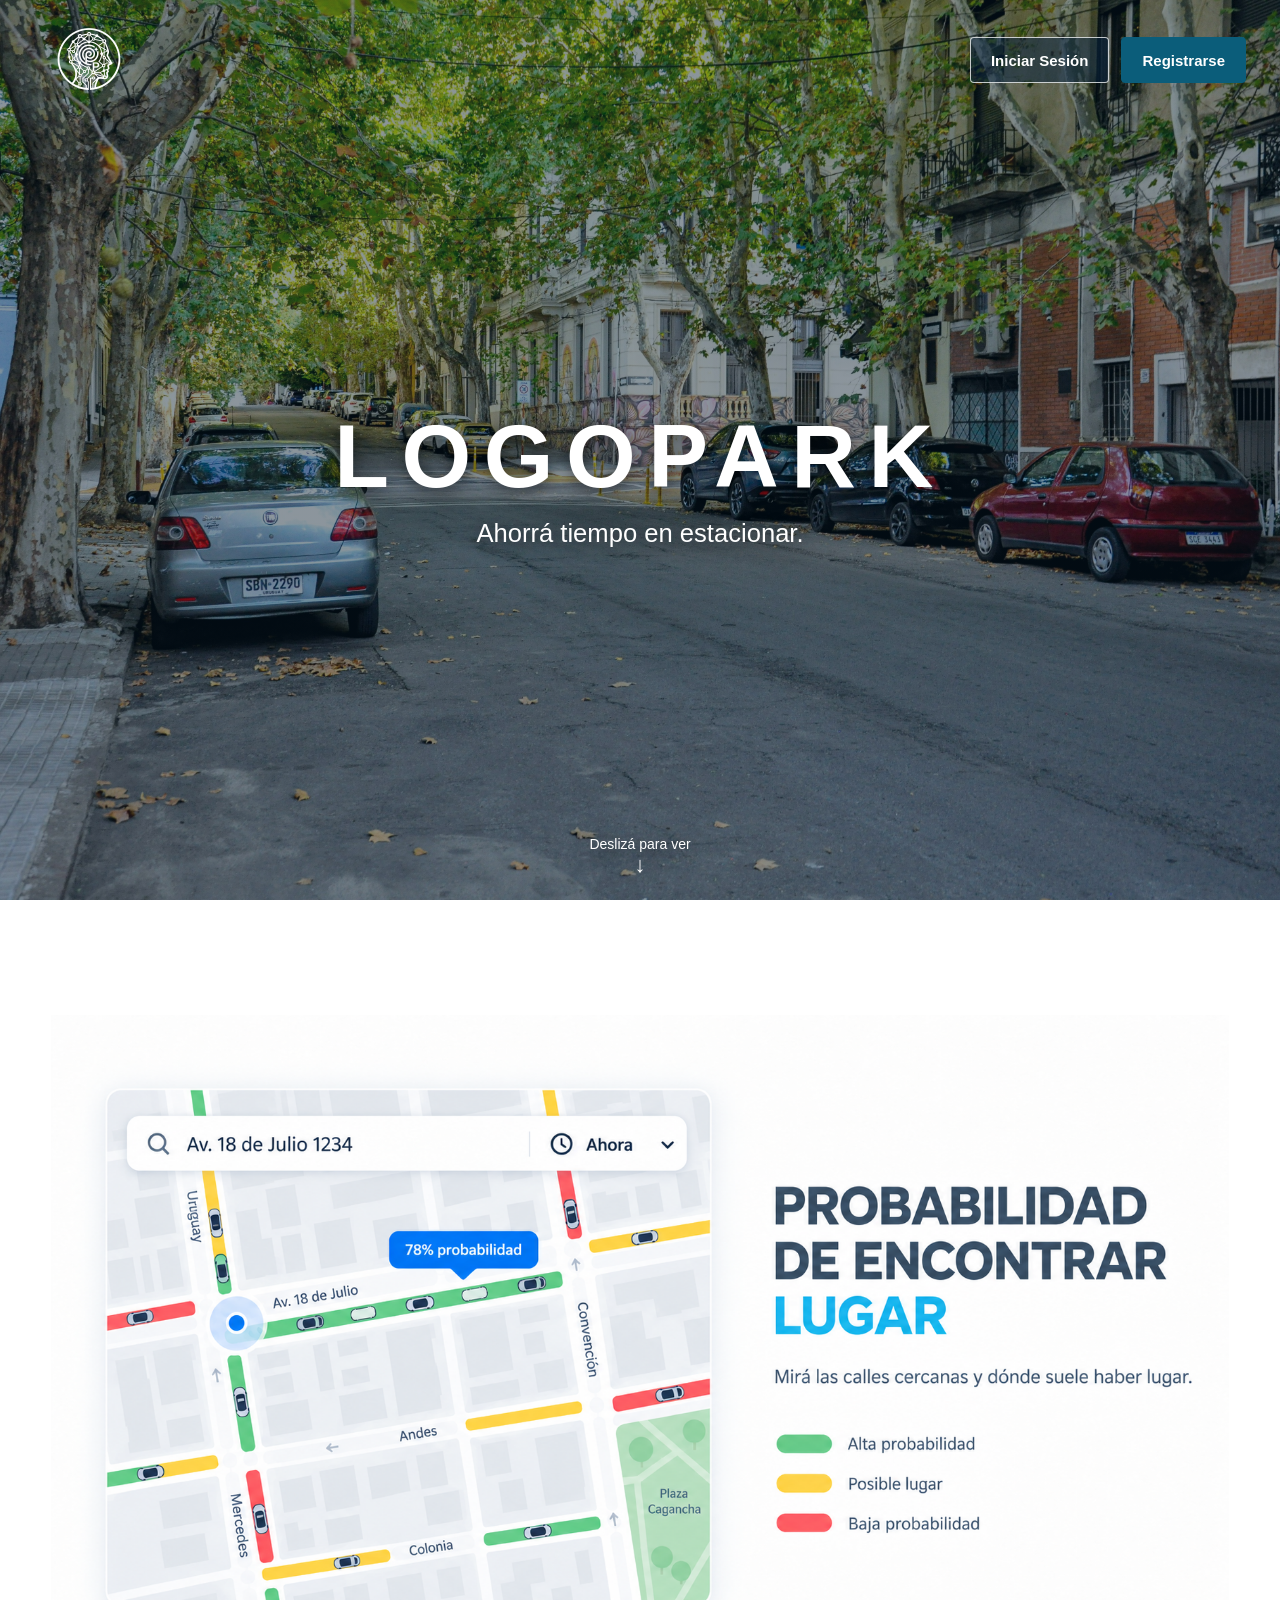
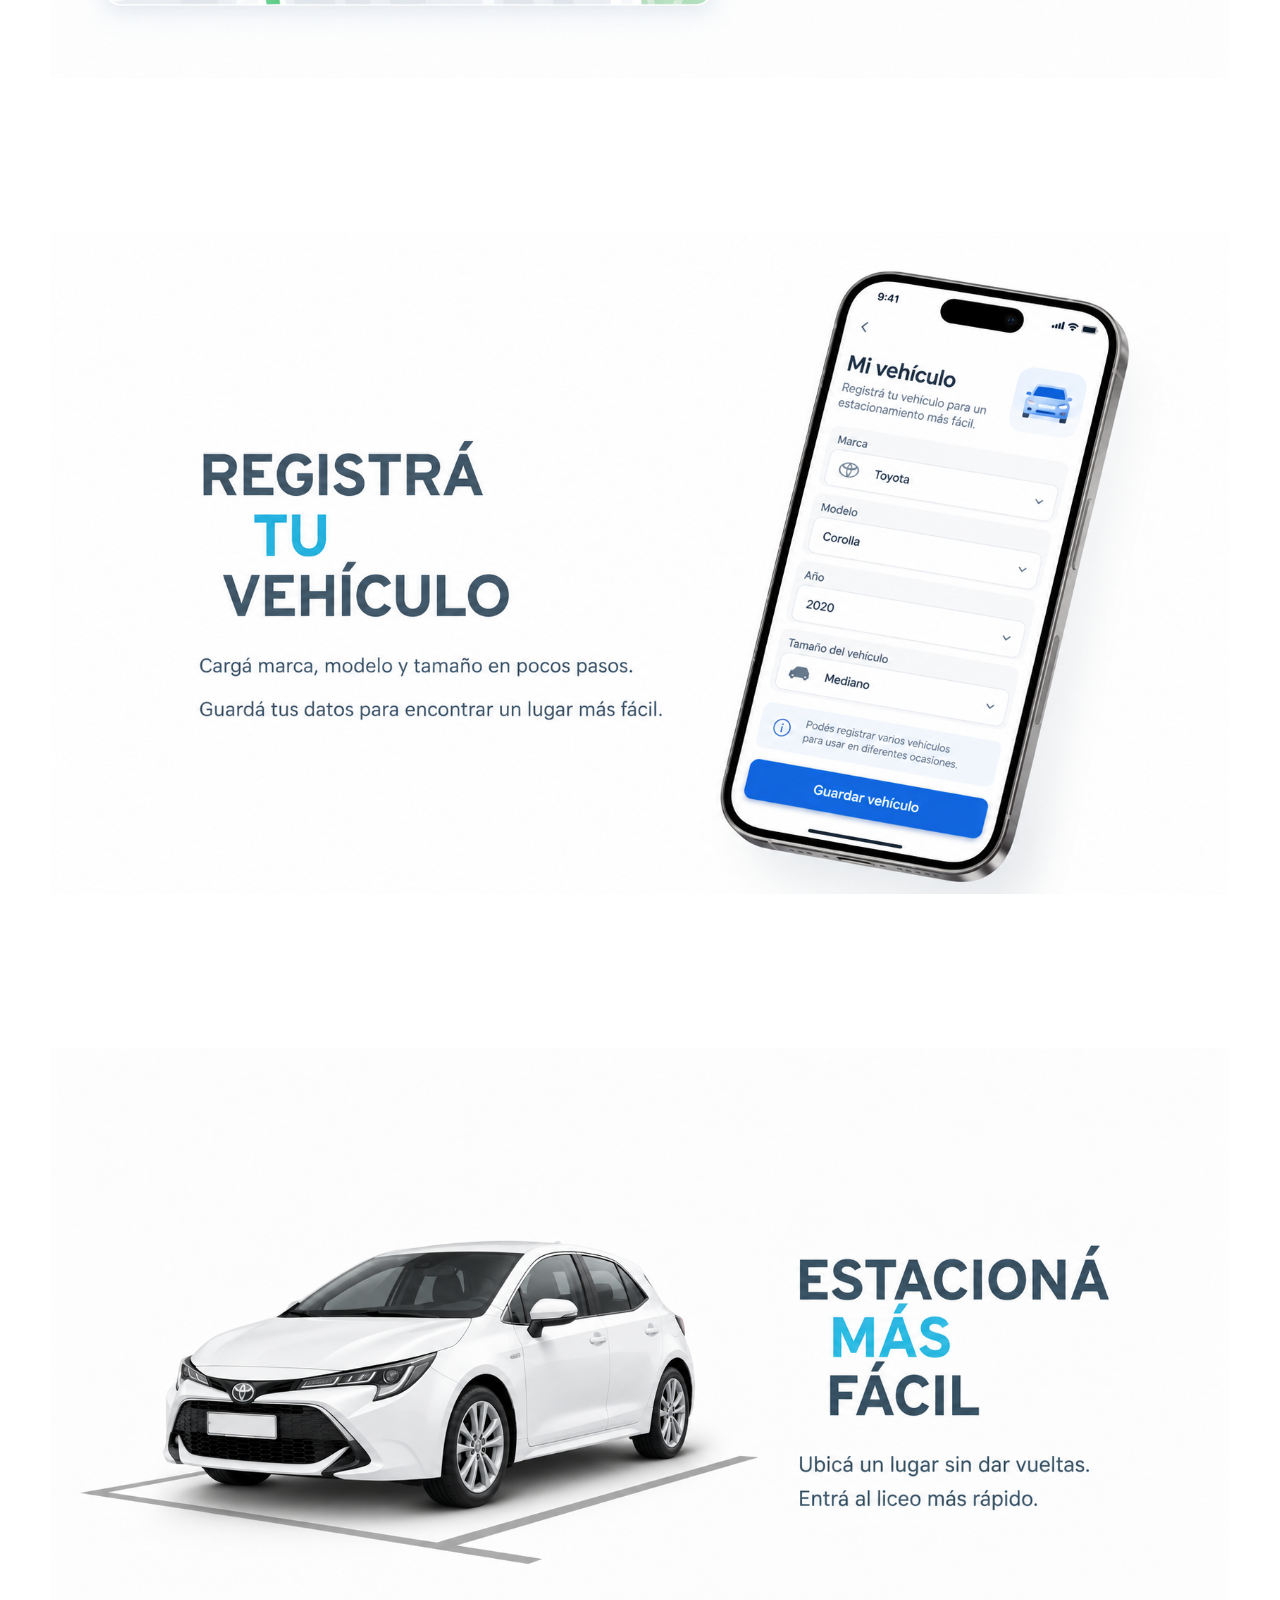
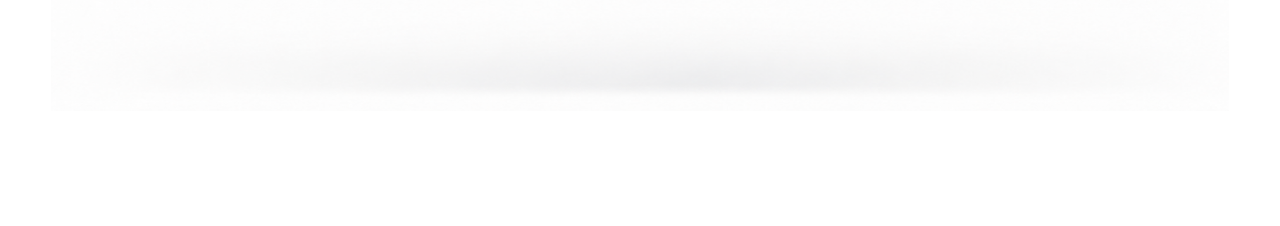
<file: LogoPark-Docker/web/index.html>
<!DOCTYPE html>
<html lang="es">
<head>
  <meta charset="UTF-8">
  <meta name="viewport" content="width=device-width, initial-scale=1.0">
  <title>LOGOPARK</title>
  <link rel="stylesheet" href="css/portada.css?v=20260910-1">
</head>
<body>
  <header class="barra-portada">
    <a class="marca-portada" href="./" aria-label="LogoPark">
      <img src="Imagenes/logo-logopark-transparente.png" alt="LogoPark">
    </a>
    <nav class="acciones-portada" aria-label="Acceso a LogoPark">
      <a class="boton-portada boton-secundario" href="iniciosesion.html">Iniciar Sesión</a>
      <a class="boton-portada" href="htmls/Registrarse.html">Registrarse</a>
    </nav>
  </header>
  <main class="contenido-portada">
    <h1>LOGOPARK</h1>
    <p>Ahorrá tiempo en estacionar.</p>
    <a class="indicador-scroll" href="#funciones">Deslizá para ver <span aria-hidden="true">↓</span></a>
  </main>
  <section class="funciones" id="funciones" aria-label="Funciones de LogoPark">
    <img src="Imagenes/probabilidad-encontrar-lugar.png" alt="Probabilidad de encontrar lugar">
    <img src="Imagenes/registrar-vehiculo.png" alt="Registrá tu vehículo">
    <img src="Imagenes/estacionar-mas-facil.png" alt="Estacioná más fácil">
  </section>
</body>
</html>
</file>
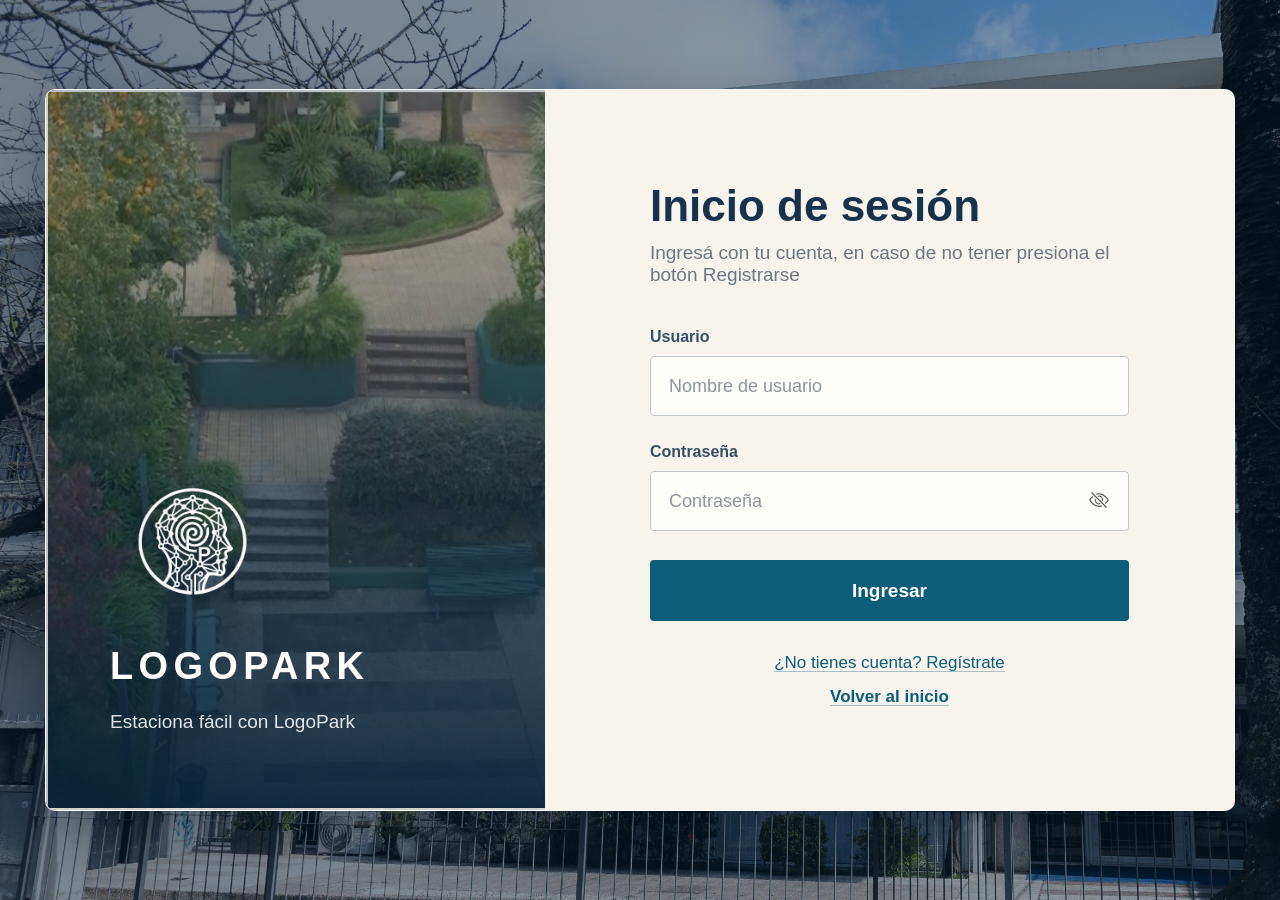
<file: LogoPark-Docker/web/iniciosesion.html>
<!DOCTYPE html>
<html lang="es">
<head>
  <meta name="viewport" content="width=device-width, initial-scale=1.0">
  <meta charset="UTF-8">
  <title>LOGOPARK - Login</title>
  <link rel="stylesheet" href="css/estilos.css?v=20260819-4">
  <link rel="stylesheet" href="css/acceso.css?v=20260901-1">
</head>
<body class="page-login">
  <div class="tarjeta">
    <div class="tarjeta-image">
      <img src="Imagenes/logo-logopark-transparente.png" alt="Logo LOGOPARK">
      <p>LOGOPARK</p>
      <span class="marca-frase">Estaciona fácil con LogoPark</span>
    </div>
    <div class="tarjeta-form">
      <h2>Inicio de sesión</h2>
      <p>Ingresá con tu cuenta, en caso de no tener presiona el botón Registrarse</p>
      <form action="Scripts/php/procesa.php" method="post">
        <label for="usuario">Usuario</label>
        <input type="text" id="usuario" name="usuario" placeholder="Nombre de usuario" required>
        <label for="password">Contrase&ntilde;a</label>
        <div class="password-wrapper">
          <input type="password" id="password" name="password" placeholder="Contrase&ntilde;a" required>
          <button type="button" class="btn-ojo" onclick="mostrarContrasenia()" aria-label="Mostrar contraseña">
            <img id="icono-ojo" src="Imagenes/ojoCerrado.svg" alt="Mostrar contraseña"
              style="width:22px; height:22px; object-fit:contain;">
          </button>
        </div>
        <button type="submit">Ingresar</button>
        <div class="link">
          <a href="htmls/Registrarse.html">¿No tienes cuenta? Regístrate</a>
          <a href="index.html">Volver al inicio</a>
        </div>
      </form>
    </div>
  </div>
  <script>
    function mostrarContrasenia() {
      const input = document.getElementById("password");
      const icono = document.getElementById("icono-ojo");
      if (input.type === "password") {
        input.type = "text";
        icono.src = "Imagenes/ojoAbierto.svg";
        icono.alt = "Ocultar contraseña";
      } else {
        input.type = "password";
        icono.src = "Imagenes/ojoCerrado.svg";
        icono.alt = "Mostrar contraseña";
      }
    }
  </script>
</body>
</html>
</file>
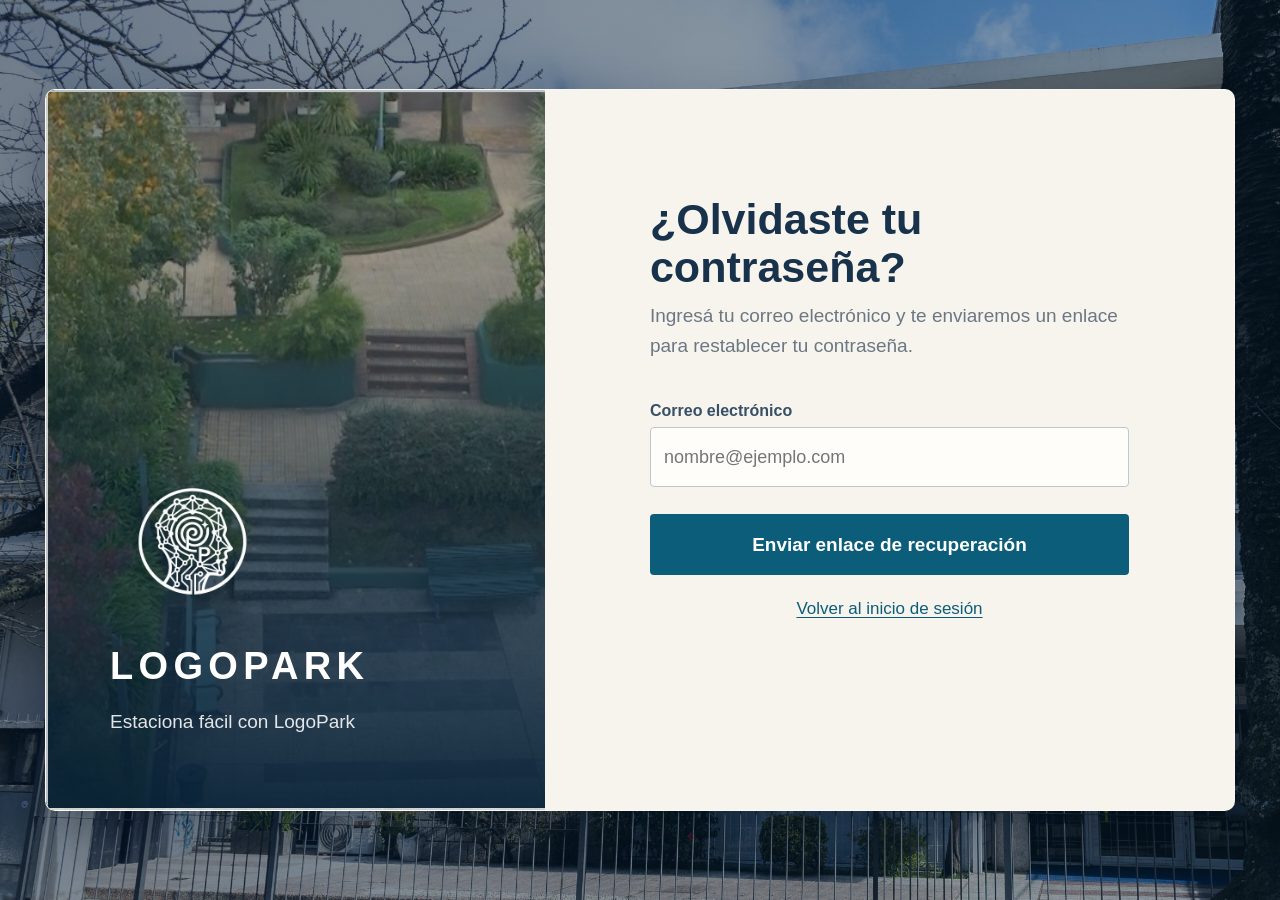
<file: LogoPark-Docker/web/htmls/OlvideContrasenia.html>
<!DOCTYPE html>
<html lang="es">
  <head>
    <meta name="viewport" content="width=device-width, initial-scale=1.0">
    <meta charset="UTF-8">
    <title>LOGOPARK - Recuperar contrase&ntilde;a</title>
    <link rel="stylesheet" href="../css/estilos.css?v=20260819-4">
    <link rel="stylesheet" href="../css/acceso.css?v=20260901-1">
  </head>
  <body class="page-recuperar">
    <div class="tarjeta">
      <div class="tarjeta-image">
        <img src="../Imagenes/logo-logopark-transparente.png" alt="Logo LOGOPARK">
        <p>LOGOPARK</p>
        <span class="marca-frase">Estaciona fácil con LogoPark</span>
      </div>
      <div class="tarjeta-form">
        <h2>¿Olvidaste tu contrase&ntilde;a?</h2>
        <p class="descripcion">
          Ingresá tu correo electrónico y te enviaremos un enlace
          para restablecer tu contrase&ntilde;a.
        </p>
        <form action="procesa_recuperar.php" method="post">
          <label for="email">Correo electrónico</label>
          <input type="email" id="email" name="email"
            placeholder="nombre@ejemplo.com" required>
          <button type="submit">Enviar enlace de recuperación</button>
        </form>
        <div class="volver">
          <a href="../index.html">Volver al inicio de sesión</a>
        </div>
      </div>
    </div>
  </body>
</html>
</file>
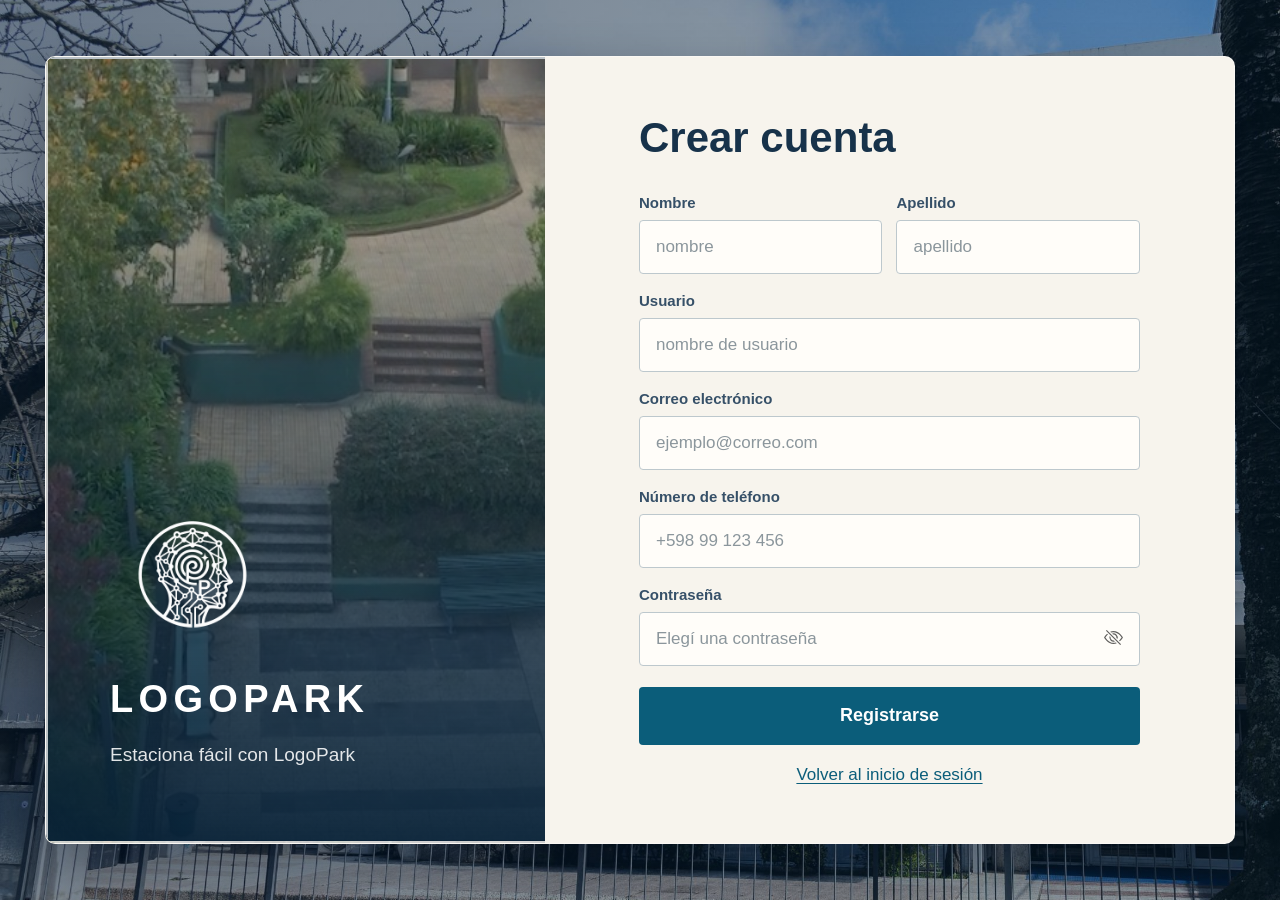
<file: LogoPark-Docker/web/htmls/Registrarse.html>
<!DOCTYPE html>
<html lang="es">
<head>
    <meta name="viewport" content="width=device-width, initial-scale=1.0">
    <meta charset="UTF-8">
    <title>LOGOPARK - Registro</title>
    <link rel="stylesheet" href="../css/estilos.css?v=20260819-4">
    <link rel="stylesheet" href="../css/acceso.css?v=20261111-2">
</head>
<body class="page-registro">
    <div class="tarjeta">
        <div class="tarjeta-image">
            <img src="../Imagenes/logo-logopark-transparente.png" alt="Logo LOGOPARK">
            <p>LOGOPARK</p>
            <span class="marca-frase">Estaciona fácil con LogoPark</span>
        </div>
        <div class="tarjeta-form">
            <h2>Crear cuenta</h2>
            <p id="mensajeRegistro" class="mensaje-error" hidden></p>
            <form action="../Scripts/php/procesa_registro.php" method="post">
                <div class="nombre-apellido">
                    <div>
                        <label for="nombre">Nombre</label>
                        <input type="text" id="nombre" name="nombre" placeholder="nombre" required>
                    </div>
                    <div>
                        <label for="apellido">Apellido</label>
                        <input type="text" id="apellido" name="apellido" placeholder="apellido" required>
                    </div>
                </div>
                <label for="usuario">Usuario</label>
                <input type="text" id="usuario" name="usuario" placeholder="nombre de usuario" required>
                <label for="email">Correo electrónico</label>
                <input type="email" id="email" name="email" placeholder="ejemplo@correo.com" required>
                <label for="telefono">Número de teléfono</label>
                <input type="tel" id="telefono" name="telefono" placeholder="+598 99 123 456" required>
                <label for="password">Contrase&ntilde;a</label>
                <div class="password-wrapper">
                    <input type="password" id="password" name="password" placeholder="Elegí una contrase&ntilde;a" required>
                    <button type="button" class="btn-ojo" onclick="mostrarContrasenia()" aria-label="Mostrar contraseña">
                    <img id="icono-ojo" src="../Imagenes/ojoCerrado.svg" alt="Mostrar contraseña"
                        style="width:22px; height:22px; object-fit:contain;">
                </button>
                </div>
                <button type="submit">Registrarse</button>
                <div class="link">
                    <a href="../iniciosesion.html">Volver al inicio de sesión</a>
                </div>
            </form>
        </div>
    </div>
    <script>
        function mostrarContrasenia() {
            const input = document.getElementById("password");
            const icono = document.getElementById("icono-ojo");
            const visible = input.type === "text";
            input.type = visible ? "password" : "text";
            icono.src = visible ? "../Imagenes/ojoCerrado.svg" : "../Imagenes/ojoAbierto.svg";
            icono.alt = visible ? "Mostrar contraseña" : "Ocultar contraseña";
        }

        const error = new URLSearchParams(window.location.search).get('error');
        const mensaje = document.getElementById('mensajeRegistro');
        if (error === 'duplicado') {
            mensaje.textContent = 'El usuario o el correo electrónico ya están registrados.';
            mensaje.hidden = false;
        } else if (error === 'guardar') {
            mensaje.textContent = 'No se pudo crear la cuenta.';
            mensaje.hidden = false;
        }
    </script>
</body>
</html>
</file>
<file: LogoPark-Docker/web/css/portada.css>
* {
  box-sizing: border-box;
  margin: 0;
  padding: 0;
}
:root {
  --azul: #0b5d7a;
  --azul-hover: #074962;
  --crema: #f7f4ed;
}
html {
  scroll-behavior: smooth;
}
body {
  min-height: 100vh;
  min-height: 100svh;
  overflow-x: hidden;
  font-family: "Trebuchet MS", "Segoe UI", sans-serif;
  color: #fff;
  background: #fff;
}
.contenido-portada {
  position: relative;
  background-image:
    linear-gradient(rgba(4, 24, 40, .46), rgba(4, 24, 40, .46)),
    url("../Imagenes/portada-logopark.jpg");
  background-size: cover;
  background-position: center center;
  background-repeat: no-repeat;
}
.barra-portada {
  position: absolute;
  top: 0;
  left: 0;
  right: 0;
  z-index: 2;
  padding: 28px 34px;
  display: flex;
  align-items: center;
  justify-content: space-between;
}
.marca-portada img {
  display: block;
  width: 110px;
  height: 64px;
  object-fit: contain;
  filter: brightness(0) invert(1);
}
.acciones-portada {
  display: flex;
  gap: 12px;
}
.boton-portada {
  min-height: 46px;
  padding: 0 20px;
  display: inline-flex;
  align-items: center;
  justify-content: center;
  border: 1px solid var(--azul);
  border-radius: 4px;
  background: var(--azul);
  color: #fff;
  font-size: 15px;
  font-weight: 700;
  text-decoration: none;
  transition: background .18s ease, border-color .18s ease, transform .18s ease;
}
.boton-portada:hover,
.boton-portada:focus-visible {
  border-color: var(--azul-hover);
  background: var(--azul-hover);
  transform: translateY(-1px);
}
.boton-secundario {
  border-color: rgba(255, 255, 255, .75);
  background: rgba(8, 35, 63, .52);
}
.contenido-portada {
  min-height: 100vh;
  min-height: 100svh;
  display: flex;
  flex-direction: column;
  align-items: center;
  justify-content: center;
  padding: 100px 24px 40px;
  text-align: center;
  text-shadow: 0 3px 18px rgba(0, 0, 0, .62);
}
.contenido-portada h1 {
  font-size: clamp(48px, 7vw, 104px);
  line-height: 1;
  letter-spacing: .14em;
}
.contenido-portada p {
  margin-top: 18px;
  font-size: clamp(19px, 2vw, 30px);
}
.indicador-scroll {
  position: absolute;
  bottom: 22px;
  left: 50%;
  display: flex;
  flex-direction: column;
  align-items: center;
  color: #fff;
  font-size: 14px;
  text-decoration: none;
  transform: translateX(-50%);
}
.indicador-scroll span {
  font-size: 22px;
}
.funciones {
  padding: clamp(70px, 9vw, 150px) 4vw;
  background: #fff;
}
.funciones img {
  display: block;
  width: min(100%, 1500px);
  height: auto;
  margin: 0 auto clamp(80px, 12vw, 180px);
}
.funciones img:last-child {
  margin-bottom: 0;
}
@media (max-width: 700px) {
  body {
    background-position: 42% center;
  }
  .barra-portada {
    padding: 18px;
  }
  .marca-portada img {
    width: 78px;
    height: 48px;
  }
  .acciones-portada {
    justify-content: flex-end;
    gap: 8px;
  }
  .boton-portada {
    min-height: 42px;
    padding: 0 13px;
    font-size: 13px;
  }
  .contenido-portada {
    padding-top: 92px;
  }
  .contenido-portada h1 {
    font-size: clamp(40px, 13vw, 60px);
  }
  .contenido-portada p {
    margin-top: 14px;
    font-size: 18px;
  }
}
</file>
<file: LogoPark-Docker/web/css/estilos.css>
* {
  box-sizing: border-box;
  margin: 0;
  padding: 0;
}
:root {
  --azul-noche: #08233f;
  --azul: #0b5d7a;
  --turquesa: #39a9a2;
  --crema: #f7f4ed;
  --tinta: #17324a;
  --gris: #6b7783;
}
body {
  min-height: 100vh;
  padding: 32px 20px;
  font-family: "Trebuchet MS", "Segoe UI", sans-serif;
  background: linear-gradient(110deg, rgba(4, 26, 50, .57), rgba(8, 47, 70, .34)), url("../Imagenes/ESCUELA.jpg") center / cover fixed;
}
.tarjeta {
  display: flex;
  width: min(100%, 960px);
  overflow: hidden;
  border: 1px solid rgba(255, 255, 255, .36);
  border-radius: 10px;
  background: var(--crema);
  box-shadow: 0 22px 50px rgba(0, 13, 29, .34);
}
.tarjeta-image {
  position: relative;
  flex: 0 0 39%;
  min-height: 520px;
  padding: 48px 38px;
  display: flex;
  flex-direction: column;
  align-items: flex-start;
  justify-content: flex-end;
  gap: 14px;
  overflow: hidden;
  background: linear-gradient(180deg, rgba(6, 35, 58, .15), rgba(5, 31, 53, .94)), url("../Imagenes/patio1.jpg") center / cover;
}
.tarjeta-image {
  border: 2px solid rgba(255, 255, 255, .72);
  border-right: 0;
}
.tarjeta-image img,
.tarjeta-image p {
  position: relative;
  z-index: 1;
}
.tarjeta-image img {
  width: 112px;
  height: 112px;
  object-fit: contain;
  border-radius: 0;
  background: transparent;
  padding: 0;
  filter: brightness(0) invert(1);
}
.tarjeta-image p {
  color: #fff;
  font-size: 27px;
  font-weight: 700;
  letter-spacing: .14em;
}
.marca-frase {
  position: relative;
  z-index: 1;
  color: rgba(255, 255, 255, .88);
  font-size: 14px;
  line-height: 1.45;
}
@media (max-width:700px) {
  body {
    padding: 0;
    background-attachment: scroll;
  }
  .tarjeta {
    min-height: 100vh;
    flex-direction: column;
    border: 0;
    border-radius: 0;
  }
  .tarjeta-image {
    flex-basis: 190px;
    min-height: 190px;
    padding: 30px 28px;
    border: 2px solid rgba(255, 255, 255, .82);
    border-bottom: 4px solid #39a9a2;
    box-shadow: 0 5px 15px rgba(8, 35, 63, .22);
  }
  .tarjeta-image img {
    width: 74px;
    height: 74px;
  }
  .tarjeta-image p {
    font-size: 20px;
  }
}
@media (min-width:1000px) {
  body {
    padding: 42px 34px;
  }
  .tarjeta {
    width: min(calc(100vw - 90px), 1500px);
  }
  .tarjeta-image {
    flex-basis: 42%;
    min-height: 720px;
    padding: 72px 62px;
    gap: 20px;
  }
  .tarjeta-image img {
    width: 165px;
    height: 165px;
  }
  .tarjeta-image p {
    font-size: 38px;
  }
  .marca-frase {
    max-width: 420px;
    font-size: 19px;
  }
}
</file>
<file: LogoPark-Docker/web/css/acceso.css>
body.page-login{
  display: grid;
  place-items: center;
}
.page-login .tarjeta{
  min-height: 525px;
}
.page-login .tarjeta-form{
  flex: 1;
  padding: 58px 62px;
  color: var(--tinta);
}
.page-login .tarjeta-form h2{
  font-size: 31px;
  line-height: 1.1;
  margin-bottom: 8px;
}
.page-login .tarjeta-form h2+p{
  margin-bottom: 30px;
  color: var(--gris);
  font-size: 15px;
}
.page-login label{
  display: block;
  margin: 0 0 7px;
  color: #365068;
  font-size: 13px;
  font-weight: 700;
}
.page-login input{
  width: 100%;
  height: 47px;
  margin-bottom: 20px;
  padding: 0 13px;
  border: 1px solid #bdc8cd;
  border-radius: 4px;
  background: #fffdf9;
  color: var(--tinta);
  font: inherit;
  font-size: 15px;
}
.page-login input::placeholder{
  color: #8b969c;
}
.page-login input:focus{
  outline: 3px solid rgba(57, 169, 162, .22);
  border-color: var(--turquesa);
}
.page-login form>button[type="submit"]{
  width: 100%;
  min-height: 48px;
  margin-top: 2px;
  border: 0;
  border-radius: 4px;
  background: var(--azul);
  color: #fff;
  font: inherit;
  font-weight: 700;
  cursor: pointer;
  transition: background .18s ease, transform .18s ease;
}
.page-login form>button[type="submit"]:hover{
  background: #074962;
  transform: translateY(-1px);
}
.page-login .password-wrapper{
  position: relative;
}
.page-login .password-wrapper input{
  padding-right: 48px;
}
.page-login .btn-ojo{
  position: absolute;
  top: 0;
  right: 0;
  width: 47px;
  height: 47px;
  border: 0;
  background: transparent;
  cursor: pointer;
}
.page-login .btn-ojo img{
  width: 20px !important;
  height: 20px !important;
  opacity: .62;
}
.page-login .btn-ojo:hover img{
  opacity: 1;
}
.page-login .link{
  display: flex;
  flex-direction: column;
  gap: 10px;
  margin-top: 24px;
  text-align: center;
}
.page-login .link a{
  color: var(--azul);
  font-size: 14px;
  text-decoration-color: rgba(11, 93, 122, .35);
  text-underline-offset: 3px;
}
.page-login .link a:last-child{
  font-weight: 700;
}
@media (max-width:700px) {
  .page-login .tarjeta-form{
    padding: 38px 28px 42px;
  }
  .page-login .tarjeta-form h2{
    font-size: 28px;
  }
}
@media (min-width:1000px) {
  .page-login .tarjeta{
    min-height: 720px;
  }
  .page-login .tarjeta-form{
    padding: 92px 105px;
  }
  .page-login .tarjeta-form h2{
    font-size: 44px;
    margin-bottom: 12px;
  }
  .page-login .tarjeta-form h2+p{
    margin-bottom: 42px;
    font-size: 19px;
  }
  .page-login label{
    font-size: 16px;
    margin-bottom: 10px;
  }
  .page-login input{
    height: 60px;
    margin-bottom: 27px;
    padding: 0 18px;
    font-size: 18px;
  }
  .page-login .btn-ojo{
    width: 60px;
    height: 60px;
  }
  .page-login form>button[type="submit"]{
    min-height: 61px;
    font-size: 19px;
  }
  .page-login .link{
    gap: 14px;
    margin-top: 32px;
  }
  .page-login .link a{
    font-size: 17px;
  }
}
body.page-registro{
  display: grid;
  place-items: center;
}
.page-registro .tarjeta{
  min-height: 650px;
}
.page-registro .tarjeta-form{
  flex: 1;
  padding: 43px 58px;
  color: var(--tinta);
}
.page-registro .tarjeta-form h2{
  margin-bottom: 25px;
  font-size: 30px;
  line-height: 1.1;
}
.page-registro .mensaje-error{
  margin: 0 0 12px;
  padding: 10px 12px;
  border: 1px solid #e6bcbc;
  border-radius: 4px;
  background: #fff7f6;
  color: #a43b3b;
  font-size: 14px;
}
.page-registro label{
  display: block;
  margin-bottom: 7px;
  color: #365068;
  font-size: 12px;
  font-weight: 700;
}
.page-registro input{
  width: 100%;
  height: 42px;
  margin-bottom: 14px;
  padding: 0 12px;
  border: 1px solid #bdc8cd;
  border-radius: 4px;
  background: #fffdf9;
  color: var(--tinta);
  font: inherit;
  font-size: 14px;
}
.page-registro input:focus{
  outline: 3px solid rgba(57, 169, 162, .22);
  border-color: var(--turquesa);
}
.page-registro input::placeholder{
  color: #8b969c;
}
.page-registro .nombre-apellido{
  display: grid;
  grid-template-columns: 1fr 1fr;
  gap: 14px;
}
.page-registro .password-wrapper{
  position: relative;
}
.page-registro .password-wrapper input{
  padding-right: 46px;
}
.page-registro .btn-ojo{
  position: absolute;
  right: 0;
  top: 0;
  width: 42px;
  height: 42px;
  border: 0;
  background: transparent;
  cursor: pointer;
}
.page-registro .btn-ojo img{
  width: 19px !important;
  height: 19px !important;
  opacity: .62;
}
.page-registro form>button[type="submit"]{
  width: 100%;
  min-height: 46px;
  margin-top: 3px;
  border: 0;
  border-radius: 4px;
  background: var(--azul);
  color: #fff;
  font: inherit;
  font-weight: 700;
  cursor: pointer;
  transition: background .18s ease, transform .18s ease;
}
.page-registro form>button[type="submit"]:hover{
  background: #074962;
  transform: translateY(-1px);
}
.page-registro .link{
  margin-top: 20px;
  text-align: center;
}
.page-registro .link a{
  color: var(--azul);
  font-size: 14px;
  text-underline-offset: 3px;
}
@media (max-width:700px) {
  .page-registro .tarjeta-form{
    padding: 34px 28px 40px;
  }
  .page-registro .nombre-apellido{
    grid-template-columns: 1fr;
    gap: 0;
  }
}
@media (min-width:1000px) {
  .page-registro .tarjeta{
    min-height: 780px;
  }
  .page-registro .tarjeta-form{
    padding: 58px 94px;
  }
  .page-registro .tarjeta-form h2{
    margin-bottom: 32px;
    font-size: 42px;
  }
  .page-registro label{
    margin-bottom: 9px;
    font-size: 15px;
  }
  .page-registro input{
    height: 54px;
    margin-bottom: 18px;
    padding: 0 16px;
    font-size: 17px;
  }
  .page-registro .btn-ojo{
    width: 54px;
    height: 54px;
  }
  .page-registro form>button[type="submit"]{
    min-height: 58px;
    font-size: 18px;
  }
  .page-registro .link a{
    font-size: 17px;
  }
}
body.page-recuperar{
  display: grid;
  place-items: center;
}
.page-recuperar .tarjeta{
  min-height: 500px;
}
.page-recuperar .tarjeta-form{
  flex: 1;
  padding: 58px 62px;
  color: var(--tinta);
}
.page-recuperar .tarjeta-form h2{
  margin-bottom: 10px;
  font-size: 30px;
  line-height: 1.12;
}
.page-recuperar .descripcion{
  margin: 0 0 30px;
  color: var(--gris);
  font-size: 15px;
  line-height: 1.55;
}
.page-recuperar label{
  display: block;
  margin-bottom: 7px;
  color: #365068;
  font-size: 13px;
  font-weight: 700;
}
.page-recuperar input{
  width: 100%;
  height: 47px;
  margin-bottom: 20px;
  padding: 0 13px;
  border: 1px solid #bdc8cd;
  border-radius: 4px;
  background: #fffdf9;
  color: var(--tinta);
  font: inherit;
  font-size: 15px;
}
.page-recuperar input:focus{
  outline: 3px solid rgba(57, 169, 162, .22);
  border-color: var(--turquesa);
}
.page-recuperar button{
  width: 100%;
  min-height: 48px;
  border: 0;
  border-radius: 4px;
  background: var(--azul);
  color: #fff;
  font: inherit;
  font-weight: 700;
  cursor: pointer;
  transition: background .18s ease, transform .18s ease;
}
.page-recuperar button:hover{
  background: #074962;
  transform: translateY(-1px);
}
.page-recuperar .volver{
  margin-top: 24px;
  text-align: center;
}
.page-recuperar .volver a{
  color: var(--azul);
  font-size: 14px;
  text-underline-offset: 3px;
}
@media (max-width:700px) {
  .page-recuperar .tarjeta-form{
    padding: 38px 28px 42px;
  }
  .page-recuperar .tarjeta-form h2{
    font-size: 27px;
  }
}
@media (min-width:1000px) {
  .page-recuperar .tarjeta{
    min-height: 720px;
  }
  .page-recuperar .tarjeta-form{
    padding: 105px;
  }
  .page-recuperar .tarjeta-form h2{
    font-size: 43px;
  }
  .page-recuperar .descripcion{
    margin-bottom: 42px;
    font-size: 19px;
  }
  .page-recuperar label{
    font-size: 16px;
  }
  .page-recuperar input{
    height: 60px;
    margin-bottom: 27px;
    font-size: 18px;
  }
  .page-recuperar button{
    min-height: 61px;
    font-size: 19px;
  }
  .page-recuperar .volver a{
    font-size: 17px;
  }
}
</file>
